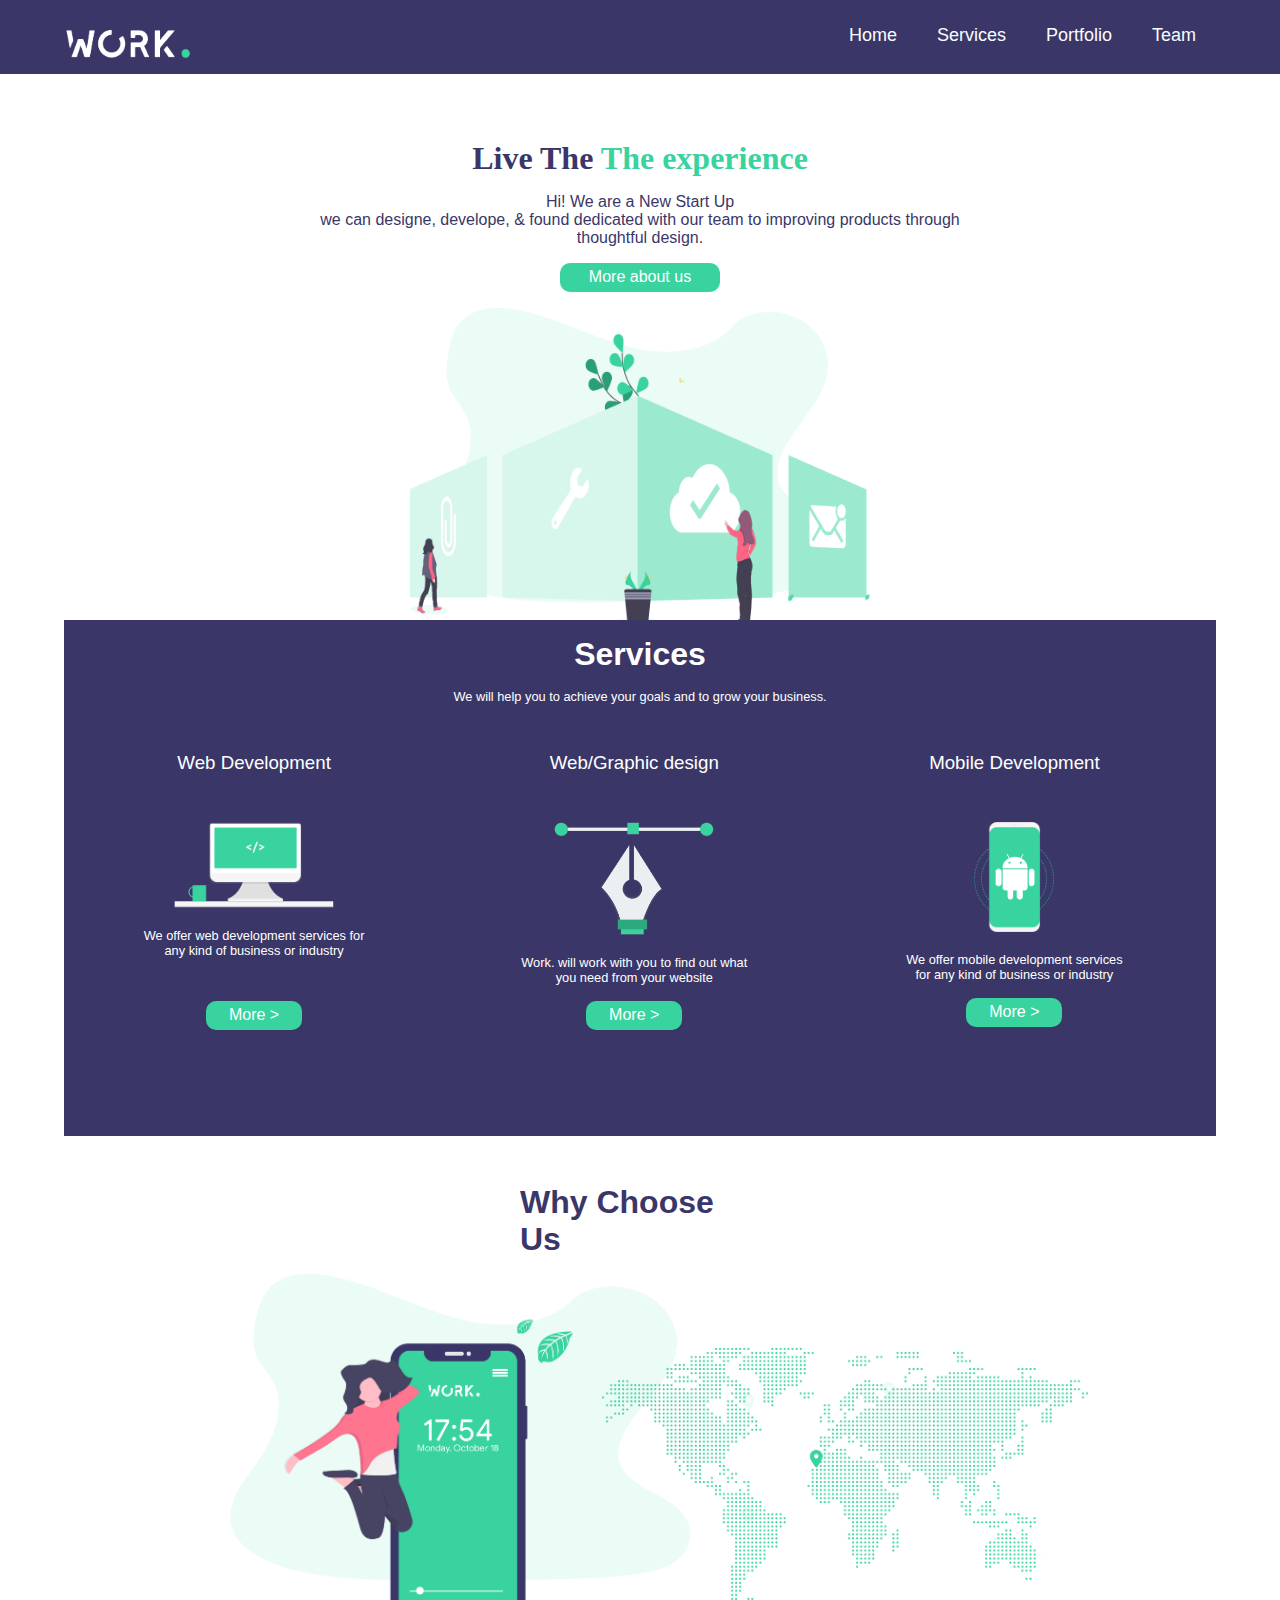
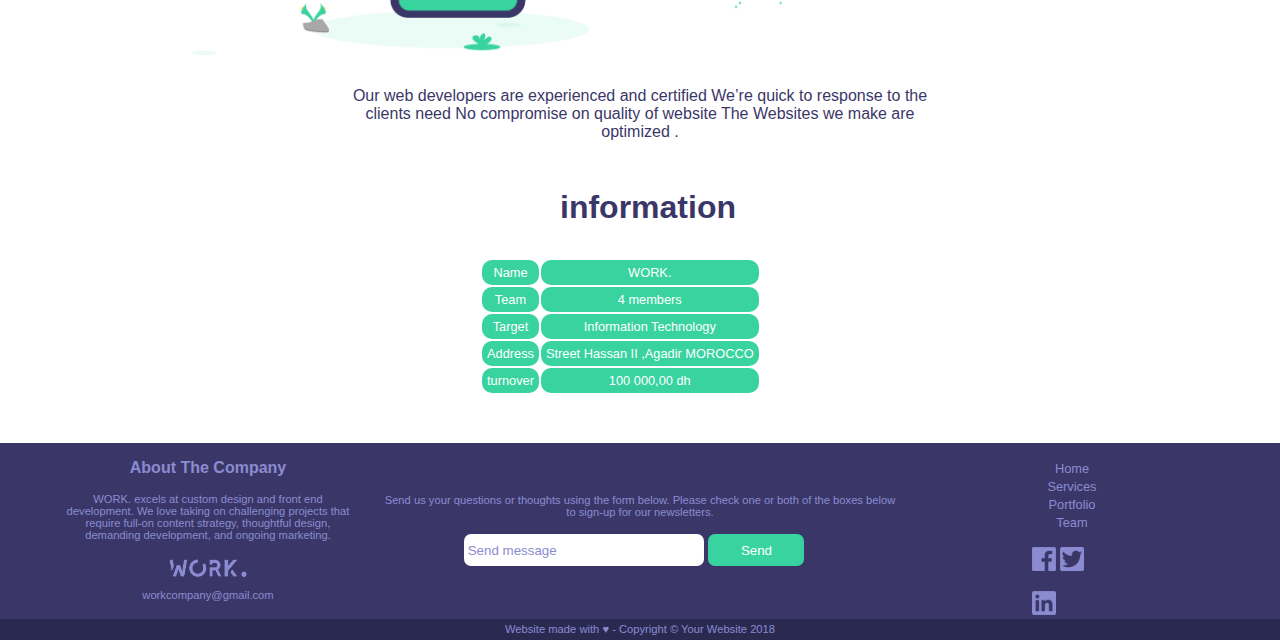
<file: index.html>
<!DOCTYPE html>
<html>
<head>
    <meta charset="utf-8" />
    <meta http-equiv="X-UA-Compatible" content="IE=edge">
    <title>Home</title>
    <meta name="viewport" content="width=device-width, initial-scale=1">
    <link rel="stylesheet" type="text/css" media="screen" href="css/style.css" />
    <link rel="icon" href="images/faveicon.png" />
    
</head>
<body>
    <!-- Debut de header-->
    <header>
        <section>
            <a href="#" id="logo" ><img src="images/logo.png"></a>
        
            <label for="toggle-1" class="toggle-menu"><ul><li></li> <li></li> <li></li></ul></label>
            <input type="checkbox" id="toggle-1">      
        <nav>
            <ul>
                <li><a href="#home">Home</a></li>
                <li><a href="html/services.html">Services</a></li>
                <li><a href="html/portfolio.html">Portfolio</a></li>
                <li><a href="html/team.html">Team</a></li>
            </ul>
        </nav>
        </section>
    </header>
    <!-- fin de header-->
    <div class="containerHome">
        <section>
            <div class="firstDiv">
                <div class="firstDivText">
                    <h1>Live The <span>The experience</span></h1>
                    <p>Hi! We are a New Start Up <br>
                        we can designe, develope, & found dedicated  with our team to improving products through thoughtful design.</p>
                </div>
                <button class="firstDivBut"> <a href="#"> More about us</a></button>
                <img src="images/homepicture.png">               
            </div>
        </section>
        <section class="services">
            <h1> Services </h1>
            <p> We will help you to achieve your goals and to grow your business. </p>
            <div class="servicesSection">
                <div class="serviceSection">
                    <h3>Web Development</h3>
                    <img src="images/webdev.png" alt="sebdevelopment">
                    <p class="paraSectionService" id="">We offer web development 
                        services for any kind of 
                        business or industry</p>
                    <button class="serviceButt" id="firstbutton"><a href="#">More > </a> </button>
                </div>
                <div class="serviceSection">
                        <h3>Web/Graphic design</h3>
                        <img src="images/webdes.png" alt="sebdevelopment">
                        <p class="paraSectionService">Work. will work 
                                with you to find out what
                                 you need from your website</p>
                        <button class="serviceButt"><a href="#">More > </a> </button>
                </div>
                <div class="serviceSection">
                            <h3>Mobile Development</h3>
                            <img src="images/mobiledev.png" id="phonepic" alt="sebdevelopment">
                            <p class="paraSectionService">We offer mobile development 
                                    services for any kind of 
                                    business or industry</p>
                            <button class="serviceButt"><a href="#">More ></a> </button>
                </div>
            </div>
        </section>  
            <div class="whyChooseUs" >
                <h1>Why Choose Us </h1>
                <img src="images/chooseus.png">
                <p class="parachooseUs">Our web developers are 
                        experienced and certified We’re quick to response 
                        to the clients need No compromise on 
                        quality of website The Websites we make
                         are optimized . 
                        </p>
            </div>
            <div class="information">
                <h1>information</h1>
                <table class="my-table">
                        <tbody>
                            <tr>
                                <td>Name</td>
                                <td>WORK.</td>          
                            </tr>
                            <tr>
                                <td>Team</td>
                                <td>4 members</td>
                            </tr>
                            <tr>
                                <td>Target</td>
                                <td>Information Technology </td>
                            </tr>
                            <tr>
                                <td>Address</td>
                                <td>Street Hassan II ,Agadir MOROCCO</td>
                            </tr>
                            <tr>
                                <td>turnover</td>
                                <td>100 000,00 dh</td>
                            </tr>
                        </tbody>
                    </table>

            </div>
            <!-- Debut de footer-->
            <footer >
                <section>
                    <div class="leftSide">
                    <p id="aboutCompany">About The Company</p>
                    <p>WORK. excels at custom design and front end development. 
                        We love taking on challenging projects that require full-on content strategy, 
                        thoughtful design, demanding development, and ongoing marketing.</p>
                        <img src="images/logonegative.png"> 
                        <p id="mailCompany">workcompany@gmail.com</p>
                    </div>
                    <div class="middleSide">
                        <p>Send us your questions or thoughts using the form below. 
                            Please check one or both of the boxes below to sign-up for our newsletters.</p>
                            <div class="contactSection">
                                <div class="contactContainer">
                                        <input type="text" name="txt" id="inputtext" value=" Send message">
                                        <button > <a href="#"> Send </a> </button>
                                    </div>
                            </div>
                    </div>
                    <div class="rightSide">
                            <ul>
                                <li><a href="#"> Home </a></li>
                                <li> <a href="#">Services</a></li>
                                <li><a href="#">Portfolio</a></li>
                                <li><a href="#">Team</a></li>
                            </ul>
                            <div class="socialNetIcons">
                                <img src="images/fb.png" alt="facebook">
                                <img src="images/twitter.png" alt="facebook">
                                <img src="images/linkedin.png" alt="facebook">
                            </div>

                    </div>
                </section>
                 </div>
            <div class="darkFooter"> <p> Website made with &hearts; - Copyright © Your Website 2018 </p> </div>
            </footer>
            <!-- fin de footer-->       
    </div>
    <!-- fin de HomeCointer -->
        
</body>
</html>
</file>
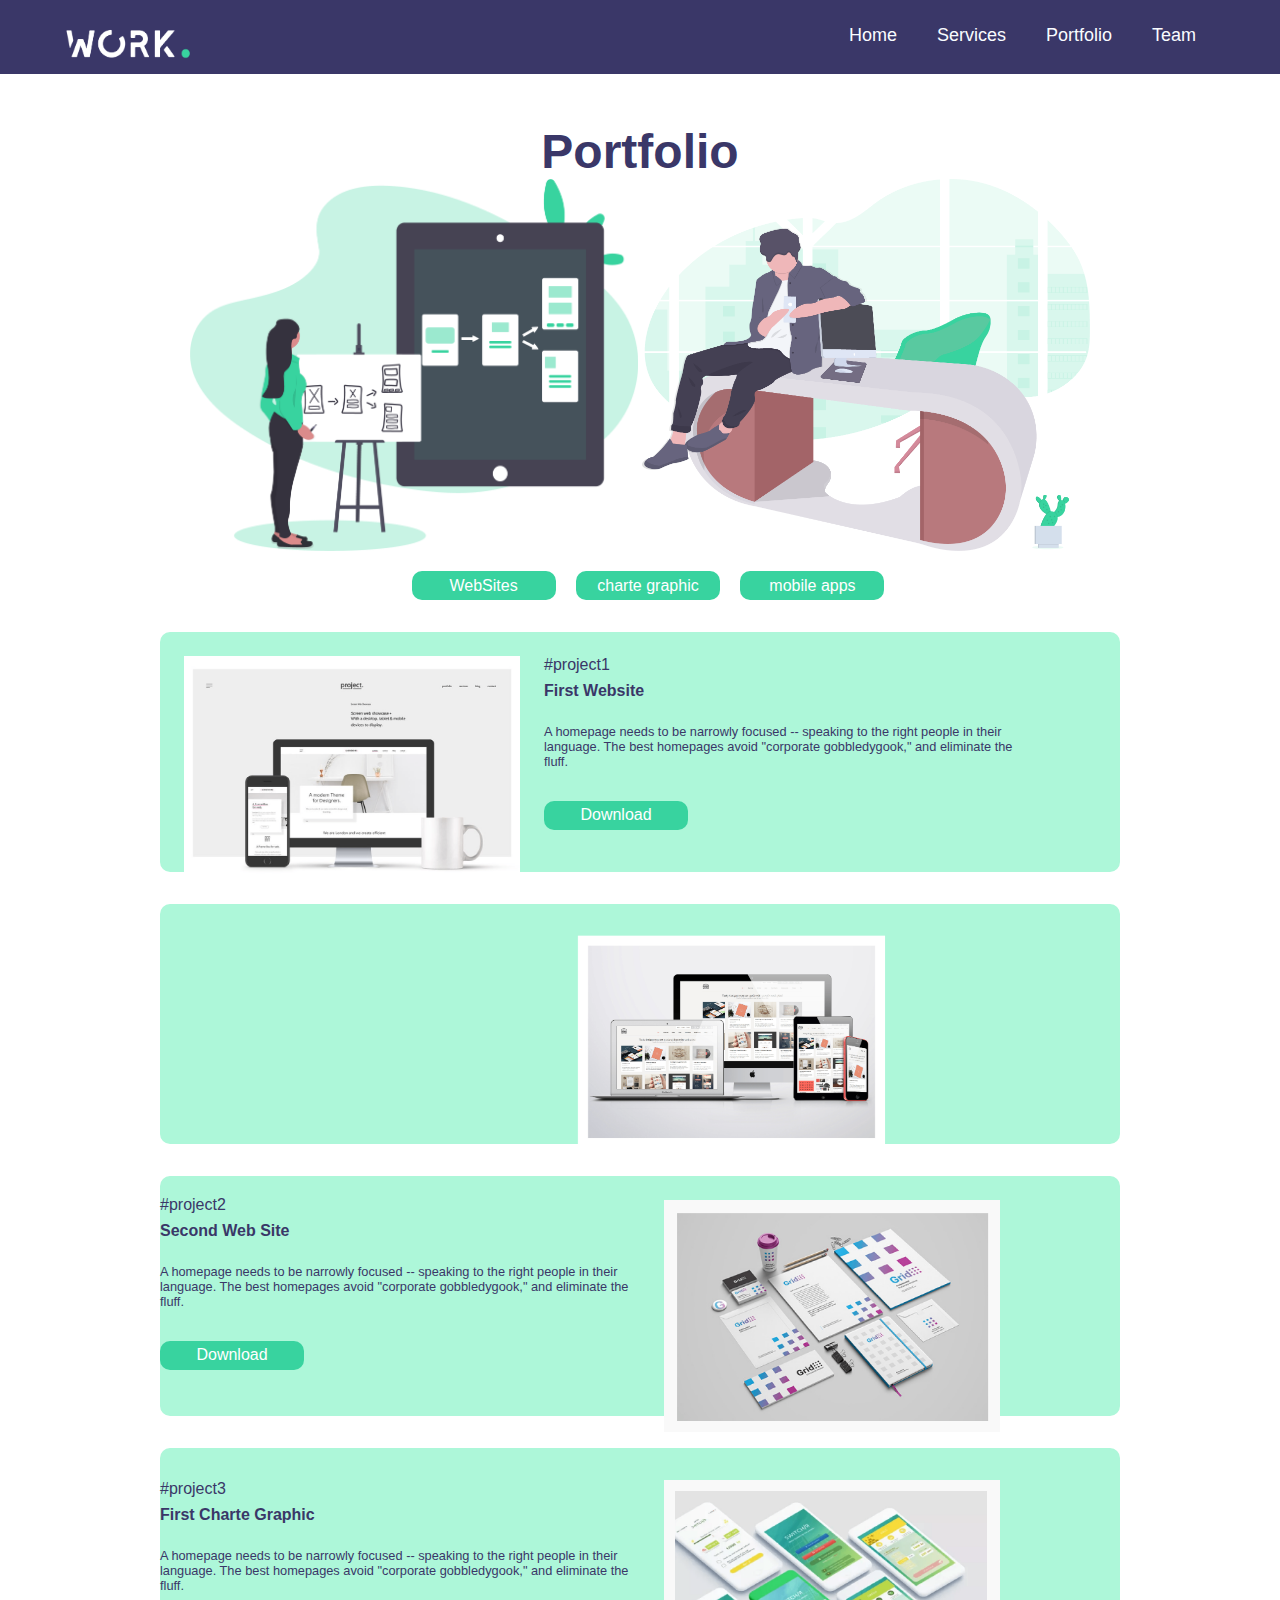
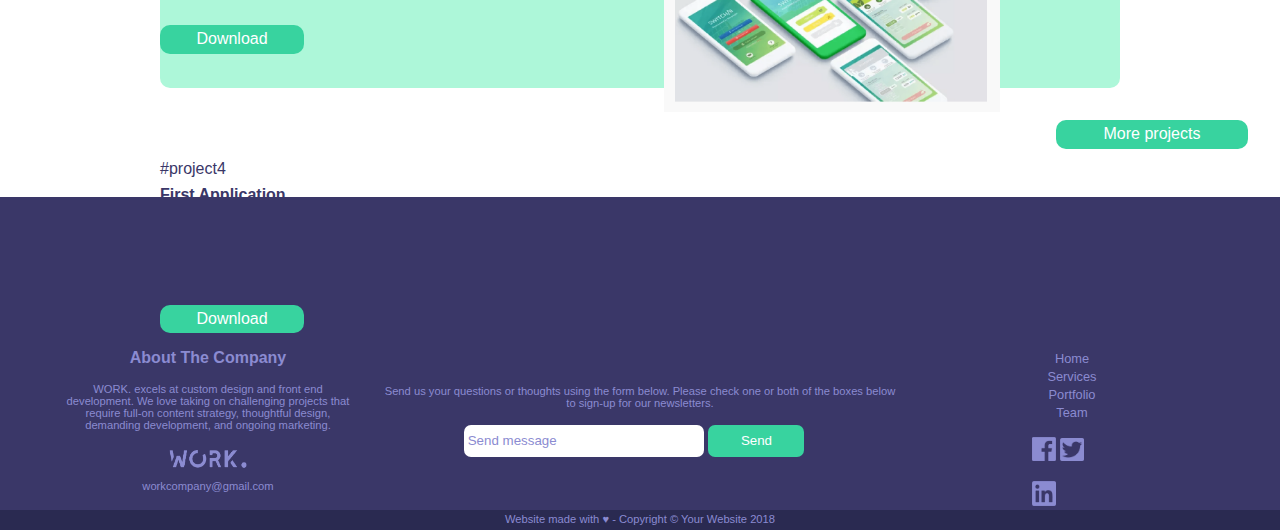
<file: html/portfolio.html>
<!DOCTYPE html>
<html>
<head>
    <meta charset="utf-8" />
    <meta http-equiv="X-UA-Compatible" content="IE=edge">
    <title>portfolio</title>
    <meta name="viewport" content="width=device-width, initial-scale=1">
    <link rel="stylesheet" type="text/css" media="screen" href="../css/style.css" />
    <link rel="icon" href="../images/faveicon.png" />


</head>
<body>
        <!-- Debut de header-->
    <header>
            <section>
                <a href="#" id="logo" ><img src="../images/logo.png"></a>
            
                <label for="toggle-1" class="toggle-menu"><ul><li></li> <li></li> <li></li></ul></label>
                <input type="checkbox" id="toggle-1">      
            <nav>
                <ul>
                    <li><a href="../index.html">Home</a></li>
                    <li><a href="services.html">Services</a></li>
                    <li><a href="#">Portfolio</a></li>
                    <li><a href="team.html">Team</a></li>
                </ul>
            </nav>
            </section>
        </header>
        <!-- fin de header-->
        <div class="portContainer">
            <div class="portMainPics">
                <p>Portfolio</p>
                <img src="../images/portfoliepic1.png" alt="prtfolio" >
                <img src="../images/portfoliopic2.png" alt="prtfolio">
            </div>
            <div class="sectionOfButtns">
                <button><a href="#">WebSites</a></button>
                <button><a href="#">charte graphic</a></button>
                <button><a href="#">mobile apps</a></button>
            </div>
        </div>
        <div class="portfolioSection">
            <div class="portSect">
              <div class="portAlign">
                    <img src="../images/firstWebSite.png" alt="website">
                    <div class="portAlignTxt">
                            <p id="titleOne">#project1</p>
                            <p id="titleTwo">First Website</p>
                            <p id="paraPortfolio">A homepage needs to be narrowly focused -- 
                                speaking to the right people in their language. The best homepages avoid 
                                "corporate gobbledygook," and eliminate the fluff.      </p>
                                <button class="downloadButt " ><a href="#">Download</a></button>

                    </div>                
              </div>      
            </div>  

        </div>
        <div class="portfolioSection">
                <div class="portSect">
                  <div class="portAlign">
                        <img src="../images/secondWebSite.png" alt="website">
                        <div class="portAlignTxt">
                                <p id="titleOne">#project2</p>
                                <p id="titleTwo">Second Web Site</p>
                                <p id="paraPortfolio">A homepage needs to be narrowly focused -- 
                                    speaking to the right people in their language. The best homepages avoid 
                                    "corporate gobbledygook," and eliminate the fluff.      </p>
                                <button class="downloadButt" ><a href="#">Download</a></button>
                        </div>                
                  </div>      
                </div>  
    
        </div>
            <div class="portfolioSection">
                    <div class="portSect">
                      <div class="portAlign">
                            <img src="../images/charteGraphic.png" alt="website">
                            <div class="portAlignTxt">
                                    <p id="titleOne">#project3</p>
                                    <p id="titleTwo">First Charte Graphic</p>
                                    <p id="paraPortfolio">A homepage needs to be narrowly focused -- 
                                        speaking to the right people in their language. The best homepages avoid 
                                        "corporate gobbledygook," and eliminate the fluff.      </p>
                                    <button class="downloadButt" ><a href="#">Download</a></button>
                                    
                            </div>                
                      </div>      
                    </div>  
            </div>
            
                <div class="portfolioSection">
                        <div class="portSect">
                          <div class="portAlign">
                                <img src="../images/firstApp.png" alt="website">
                                <div class="portAlignTxt">
                                        <p id="titleOne">#project4</p>
                                        <p id="titleTwo">First Application</p>
                                        <p id="paraPortfolio">A homepage needs to be narrowly focused -- 
                                            speaking to the right people in their language. The best homepages avoid 
                                            "corporate gobbledygook," and eliminate the fluff.      </p>
                                        <button class="downloadButt" ><a href="#">Download</a></button>
                                </div>                
                          </div>      
                        </div>  
                </div>
                <button class="moreProjects"> <a>More projects</a></button>
    </div>


        <!-- Debut de footer-->
        <footer  >
                <section>
                    <div class="leftSide">
                    <p id="aboutCompany">About The Company</p>
                    <p>WORK. excels at custom design and front end development. 
                        We love taking on challenging projects that require full-on content strategy, 
                        thoughtful design, demanding development, and ongoing marketing.</p>
                        <img src="../images/logonegative.png"> 
                        <p id="mailCompany">workcompany@gmail.com</p>
                    </div>
                    <div class="middleSide">
                        <p>Send us your questions or thoughts using the form below. 
                            Please check one or both of the boxes below to sign-up for our newsletters.</p>
                            <div class="contactSection">
                                <div class="contactContainer">
                                        <input type="text" name="txt" id="inputtext" value=" Send message">
                                        <button > <a href="#"> Send </a> </button>
                                    </div>
                            </div>
                    </div>
                    <div class="rightSide">
                            <ul>
                                <li><a href="#"> Home </a></li>
                                <li> <a href="#">Services</a></li>
                                <li><a href="#">Portfolio</a></li>
                                <li><a href="#">Team</a></li>
                            </ul>
                            <div class="socialNetIcons">
                                <img src="../images/fb.png" alt="facebook">
                                <img src="../images/twitter.png" alt="facebook">
                                <img src="../images/linkedin.png" alt="facebook">
                            </div>

                    </div>
                </section>
                 </div>
            <div class="darkFooter"> <p> Website made with &hearts; - Copyright © Your Website 2018 </p> </div>
            </footer>
            <!-- fin de footer--> 
</body>
</html>
</file>
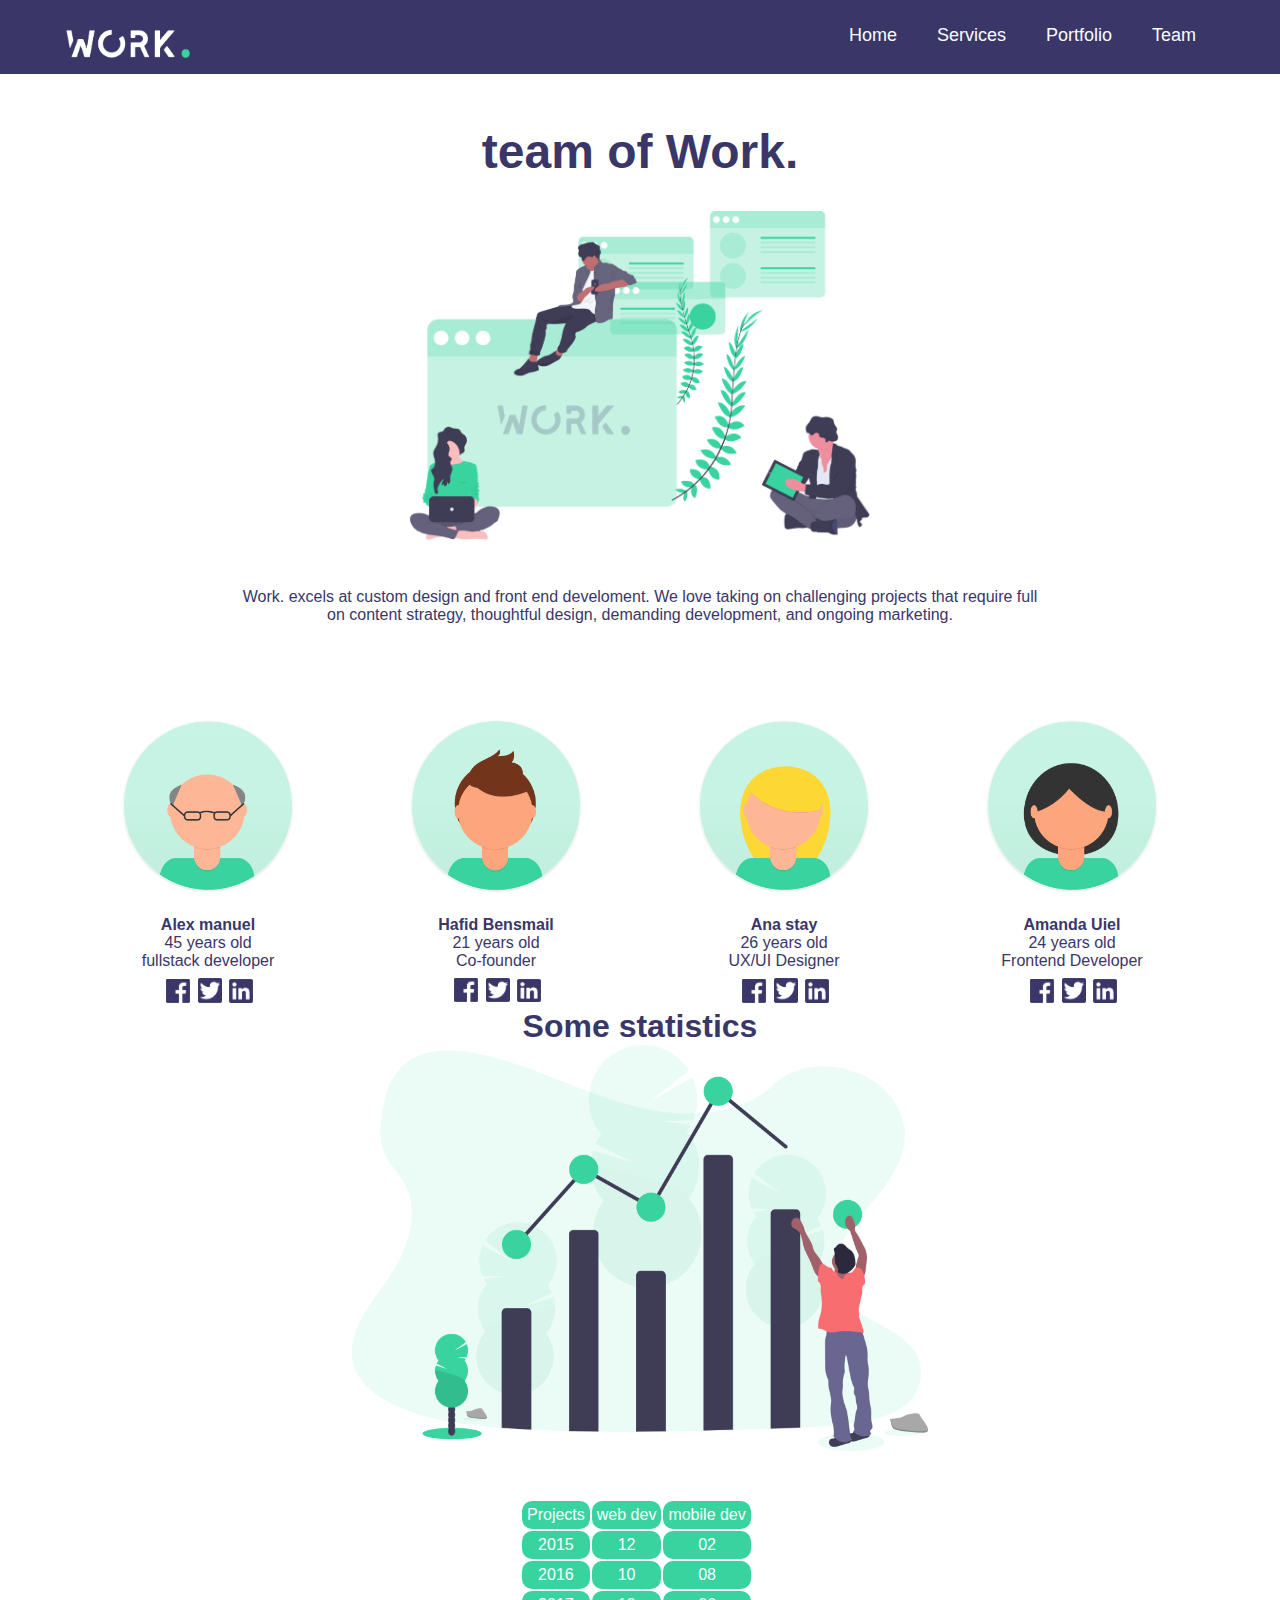
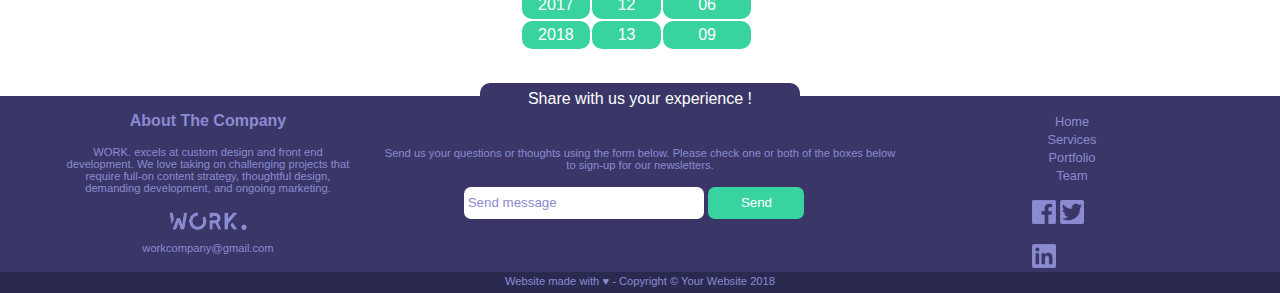
<file: html/team.html>
<!DOCTYPE html>
<html>
<head>
    <meta charset="utf-8" />
    <meta http-equiv="X-UA-Compatible" content="IE=edge">
    <title>Page Title</title>
    <meta name="viewport" content="width=device-width, initial-scale=1">
    <link rel="stylesheet" type="text/css" media="screen" href="../css/style.css" />

</head>
<body>
        <!-- Debut de header-->
    <header>
            <section>
                <a href="#" id="logo" ><img src="../images/logo.png"></a>
            
                <label for="toggle-1" class="toggle-menu"><ul><li></li> <li></li> <li></li></ul></label>
                <input type="checkbox" id="toggle-1">      
            <nav>
                <ul>
                    <li><a href="../index.html">Home</a></li>
                    <li><a href="services.html">Services</a></li>
                    <li><a href="portfolio.html">Portfolio</a></li>
                    <li><a href="#">Team</a></li>
                </ul>
            </nav>
            </section>
        </header>
        <!-- fin de header-->
        <section>
        <div class="teamSection">
            <p class="titleTeam">team of Work.</p>
            <img src="../images/work.png" alt="image">
            <p class="paraTeam" >Work. excels at custom design and front end develoment. 
                    We love taking on challenging projects that require full on 
                    content strategy, thoughtful design, demanding development, 
                    and ongoing marketing.</p>
        </div>
        <div class="teamMembers">
            <div class="mombersection">
                <img src="../images/alex.png" alt="alexpic">
                <p class="nameMember">Alex manuel</p>
                <p class="ageMember">45 years old</p>
                <p class="roleMember">fullstack developer</p>
                <div class="socialNetDiv">
                                <a href="#"><img src="../images/memFacebook.png" alt="facebook"></a>
                                <a href="#"><img src="../images/memTwitter.png" alt="twitter"></a>
                                <a href="#"><img src="../images/memLinkedin.png" alt="linkedin"></a>
                </div>
            </div>
            <div class="mombersection">
                    <img src="../images/hafid.png" alt="alexpic">
                    <p class="nameMember">Hafid Bensmail</p>
                    <p class="ageMember">21 years old</p>
                    <p class="roleMember">Co-founder</p>
                    <div class="socialNetDiv">
                                    <a href="#"><img src="../images/memFacebook.png" alt="facebook"></a>
                                    <a href="#"><img src="../images/memTwitter.png" alt="twitter"></a>
                                    <a href="#"><img src="../images/memLinkedin.png" alt="linkedin"></a>
                    </div>
            </div>
            <div class="mombersection">
                    <img src="../images/ana.png" alt="alexpic">
                    <p class="nameMember">Ana stay</p>
                    <p class="ageMember">26 years old</p>
                    <p class="roleMember">UX/UI Designer</p>
                    <div class="socialNetDiv">
                                    <a href="#"><img src="../images/memFacebook.png" alt="facebook"></a>
                                    <a href="#"><img src="../images/memTwitter.png" alt="twitter"></a>
                                    <a href="#"><img src="../images/memLinkedin.png" alt="linkedin"></a>
                    </div>
            </div>
            <div class="mombersection">
                    <img src="../images/amanda.png" alt="alexpic">
                    <p class="nameMember">Amanda Uiel</p>
                    <p class="ageMember">24 years old</p>
                    <p class="roleMember">Frontend Developer</p>
                    <div class="socialNetDiv">
                                    <a href="#"><img src="../images/memFacebook.png" alt="facebook"></a>
                                    <a href="#"><img src="../images/memTwitter.png" alt="twitter"></a>
                                    <a href="#"><img src="../images/memLinkedin.png" alt="linkedin"></a>
                    </div>
            </div>
            <p class="statisticsTitle">Some statistics</p>
            <img src="../images/statistics.png" class="statisticsImage">
            <div class="tableSection">
            <table class="my-table ">
                    <tbody>
                        <tr>
                            <td>Projects</td>
                            <td>web dev</td>
                            <td>mobile dev</td>         
                        </tr>
                        <tr>
                            <td>2015</td>
                            <td>12</td>
                            <td>02</td>
                        </tr>
                        <tr>
                            <td>2016</td>
                            <td>10 </td>
                            <td>08</td>
                        </tr>
                        <tr>
                            <td>2017</td>
                            <td>12</td>
                            <td>06</td>
                        </tr>
                        <tr>
                            <td>2018</td>
                            <td>13</td>
                            <td>09</td>
                        </tr>
                    </tbody>
                </table>
            </div>
            <button class="shareBut"><a href="#">Share with us your experience ! </a></button>
        </div>
    </section>

<!-- Debut de footer-->
<footer class="teamFooter" >
        <section>
            <div class="leftSide">
            <p id="aboutCompany">About The Company</p>
            <p>WORK. excels at custom design and front end development. 
                We love taking on challenging projects that require full-on content strategy, 
                thoughtful design, demanding development, and ongoing marketing.</p>
                <img src="../images/logonegative.png"> 
                <p id="mailCompany">workcompany@gmail.com</p>
            </div>
            <div class="middleSide">
                <p>Send us your questions or thoughts using the form below. 
                    Please check one or both of the boxes below to sign-up for our newsletters.</p>
                    <div class="contactSection">
                        <div class="contactContainer">
                                <input type="text" name="txt" id="inputtext" value=" Send message">
                                <button > <a href="#"> Send </a> </button>
                            </div>
                    </div>
            </div>
            <div class="rightSide">
                    <ul>
                        <li><a href="#"> Home </a></li>
                        <li> <a href="#">Services</a></li>
                        <li><a href="#">Portfolio</a></li>
                        <li><a href="#">Team</a></li>
                    </ul>
                    <div class="socialNetIcons">
                        <img src="../images/fb.png" alt="facebook">
                        <img src="../images/twitter.png" alt="facebook">
                        <img src="../images/linkedin.png" alt="facebook">
                    </div>

            </div>
        </section>
         </div>
    <div class="darkFooter"> <p> Website made with &hearts; - Copyright © Your Website 2018 </p> </div>
    </footer>
    <!-- fin de footer-->   


</body>
</html>
</file>
<file: css/style.css>
*{
    text-decoration:none; 
    list-style:none; 
    margin:0px; 
    padding:0px; 
    outline:none;
    text-decoration: none;
    
}
a{
    
}
body{
    margin:0px; 
    padding:0px; 
    font-family: 'google sans', sans-serif;
}
section{
    width:100%; 
    max-width:1300px;
    margin:0px auto; 
    display:table; 
    position:relative;
}
header{
    width:100%; 
    display:table; 
    background-color:#3A3768; 
    margin-bottom:50px;
}
#logo img{
    float:left; 
    width: 8rem;
}
nav{
    width:auto; 
    float:right;}
nav ul{
    display:table; 
    float:right;}
nav ul li{
    float:left;}
nav ul li:last-child{
    padding-right:0px;}
nav ul li a{
    color:#f9fcff; 
    font-size:18px; 
    padding: 25px 20px; 
    display:inline-block; 
    transition: all 0.5s ease 0s;}
nav ul li a:hover{  
    color:#38D39F; 
    transition: all 0.5s ease 0s;}

.toggle-menu ul{
    display:table; 
    width:25px;}
.toggle-menu ul li{
    width:100%; 
    height:3px; 
    background-color:#38D39F; 
    margin-bottom:4px;}
.toggle-menu ul li:last-child{
    margin-bottom:0px;}

input[type=checkbox], label{display:none;}




/* queries */
@media only screen and (max-width: 1440px) {
    section{max-width:90%;}
    }

@media only screen and (max-width: 980px) {
    header{padding:20px 0px;}
    #logo{padding:20px;}
    
    label {float:right; 
        padding:20px 0px; 
        display:inline-block; 
        cursor:pointer; }
    input[type=checkbox]:checked ~ nav {display:block;}
    
    nav{display:none; 
        position:absolute; 
        right:0px; 
        top:53px; 
        background-color:#3A3768; 
        padding:0px; 
        z-index:99;}
    
    nav ul{width:auto;}
    
    nav ul li{float:none; 
        padding:0px; 
        width:100%; 
        display:table;}
    nav ul li a{
        color:#FFF; 
        font-size:15px; 
        padding:10px 20px; 
        display:block;}
    nav ul li a i{color:#38D39F; 
        padding-right:13px;}
    }
@media only screen and (max-width: 480px) {
section {max-width: 90%;}
}

@media only screen and (max-width: 360px) {
label{padding:5px 0px;}
#logo{font-size: 20px;}
nav{top:47px;}
}
/*fin de header */


/*footer */
footer{
    background-color: #3A3768;
    height: auto;
    margin-top: 3rem;

    
}
footer .leftSide{
    height: auto;
    width: 25%;
    color: #8B8BD1;
    font-size: 0.7rem;
    float: left;
    text-align: center;
}
footer .leftSide img{
    width: 5rem;
}
#aboutCompany{
    padding-bottom: 1rem;
    font-size: 1rem;
    padding-top: 1rem;
    font-weight:bold;
}
#mailCompany{
    padding-bottom: 0.5rem;
}
footer .middleSide{
    height: auto;
    width: 50%;

    float: left;

}
.middleSide p{
    color: #8B8BD1;
    font-size: 0.7rem;
    padding-top: 3.2rem;
    width: 90%;
    text-align:center;
    margin: 0 auto;
}
.contactSection input{
    color: #8B8BD1;
    background-color: white;
    border: none;
    border-radius: 7px;
    height: 2rem;
    margin-top: 1rem;
    width: 15rem;
}
.contactSection button{
    background-color: #38D39F;
    border: none;
    border-radius: 7px;
    height: 2rem;
    margin-top: 1rem;
    width: 6rem;
   
}
.contactContainer{
    width: 22rem;
    margin: 0 auto;
}
.contactSection button a{
    color: white;
    
}

footer .rightSide{
    height: auto;
    width: 25%;
    float: left;
    
}

.rightSide ul li a{
    color: #8B8BD1;
    font-size: 0.8rem;
}
.rightSide ul{
    padding-top: 1rem;
    margin: 0 auto;
    text-align: center;
}
.rightSide img {
    width: 1.5rem;
    padding-top: 1rem;

    
}
.socialNetIcons{
    width: 5rem;
    margin: 0 auto;
}
.darkFooter{
    background-color: #2A2A51;
    height: 1.3rem;
    text-align: center;
}
.darkFooter p {
    color: #8B8BD1;
    font-size: 0.7rem;
    padding-top: 0.2rem;

}
@media only screen and (max-width: 720px) {
    footer .leftSide {
        width: 100%;}
    footer .middleSide {
        width: 100%;}
    footer .rightSide {
        width: 100%;}
    }
/* fin footer*/

/* --------------------- Home --------------------*/
.firstDiv{
    
    height: 25rem;
}
.firstDiv img{
    width: 40%;
    height: auto;
    padding: 1rem;
    margin: 0 auto;
    display: block;
}
.firstDivText{
    height: 25rem;
    width: 100%;
    height: auto;
    padding-top: 1rem;
    color: #3A3768;
    text-align: center;
}
.firstDivText h1{
    font-size: 2rem;
    font-family: 'google sans';
    width: 100%;
    height: auto;
}

.firstDivText p {
    width: 60%;
    margin: 0 auto;
    padding-top: 1rem;
}
.firstDivText h1 span {
    color: #38D39F;
    font-family: 'google sans';
}
.firstDivBut{
    background-color: #38D39F;
    width: 10em;
    color: white;
    border: none;
    border-radius: 10px;
    display: block;
    margin: 0 auto;
    height: 1.8rem;
    font-size: 1rem;
    margin-top: 1rem;
}
.firstDivBut a{
    text-decoration: none;
    color: white;
}
.firstDivBut:hover{
    background-color: rgb(22, 146, 105);
}
/* services */
.services{
    background-color: #3A3768;
    height:auto;
    margin-top: 6rem;
    text-align: center;
    
}
.services h1 {
    color: white;
    font-size: 2rem;
    margin-top: 1rem;
    font-family: 'google sans', sans-serif;
 
}
.services p {
    color: white;
    font-size: 0.8rem;
    margin-top: 1rem;
    font-family: 'google sans', sans-serif;
}
.servicesSection{
    height:25rem;
    margin-top: 2rem;
}
.serviceSection{
    width: 33%;
    height: 20rem;
    text-align: center;  
    float: left;
        
}
.servicesSection .serviceSection h3{
    padding-top: 1rem;
    color: white;
    font-weight: 100;
}
.serviceSection img {
    width: 10rem;
    padding-top: 3rem;
}
.paraSectionService{
    width: 60%;
    display: block;
    margin: 0 auto;
    font-weight: 100;
}
.serviceButt{
    background-color: #38D39F;
    width: 6em;
    color: white;
    border: none;
    border-radius: 10px;
    display: block;
    margin: 0 auto;
    height: 1.8rem;
    font-size: 1rem;
    margin-top: 1rem;
}
.serviceButt a{   
    color: white;

}
#firstbutton {
    margin-top:2.7rem;

    
}
#paradev{
    padding-top: 1.8rem;
}
#phonepic{
    width: 5rem;
}
/*why choose us */
.whyChooseUs img {
    width: 70%;
    margin: 0 auto;
    display: block;
    padding-top: 1rem;
}
.whyChooseUs h1{
    color: #3A3768;
    margin: 0 auto;
    padding-top: 3rem;
    width: 15rem;
    font-size: 2rem;
    font-family: 'google sans', sans-serif;
    display: block;
}
.parachooseUs{
    padding-top: 2rem;
    width: 45%;
    margin: 0 auto;
    color: #3A3768;
    font-size: 1rem;
    text-align: center;

}
.information h1{
    color: #3A3768;
    margin: 0 auto;
    display: block;
    width: 10rem;
    margin-top: 3rem;
}
.information table {
    display: block;
    margin: 0 auto;
    width: 20rem;
    padding-top: 2rem;
    font-size: 0.8rem;
}

@media only screen and (max-width: 720px) {
    .serviceSection{
        width: auto;}
}


.my-table tbody td {
    background-color: #38D39F;
    border-radius: 10px;
    color: white;
    padding: 5px;
    margin: 3rem;
    text-align: center;

}



/* --------------------- Services --------------------*/
.ServiceDiv{
    height:25rem;
    text-align: center;
}
.ServiceDiv .servicesTitle {
    font-size: 3rem;
    color: #3A3768;
    font-weight: bold;
}
.picsContainer{
    width: 90%;
    display: block;
    margin: 0 auto;
}
.firstServDiv {
    height: auto;
    font-size: 1rem;
    padding-top: 2rem;   
}

.ServiceDiv img{
    width: 35%;
    height: auto;
    padding: 1rem;
}
.ServiceDiv .servTitleService {
    color: #3A3768;
    font-family: 'google sans', sans-serif;
    font-weight: bold;
    font-size: 2rem;
    padding-top: 1rem;

}
.firstServDiv img{
    width: 10rem;
    padding-top: 3rem;
}
.firstServDiv .servParaService{
    width: 60%;
    font-size: 1rem;
    display: block;
    margin: 0 auto;
    color: #3A3768;
    padding-top: 2rem;
}
.webDevButton{
    background-color: #38D39F;
    width: 6em;
    color: white;
    border: none;
    border-radius: 10px;
    display: block;
    margin: 0 auto;
    height: 1.8rem;
    font-size: 1rem;
    margin-top: 1rem;
}
.webDevButton a {
    color: white;
}
.footerOfServicePage{
    margin-top: 90rem;
}
/* media queries for Services */

@media only screen and (max-width: 720px) {
    .footerOfServicePage{
        margin-top: 128rem;}
}

/* --------------------- portfolio --------------------*/

.portMainPics img{
    width: 35%;
}
.portMainPics {
    display: block;
    margin: 0 auto;
    text-align: center;
}
.portMainPics p {
    font-size: 3rem;
    color: #3A3768;
    font-weight: bold;
}
.sectionOfButtns{
    text-align: center;
}
.sectionOfButtns button{
    background-color: #38D39F;
    width: 9em;
    color: white;
    border: none;
    border-radius: 10px;
    display: inline-block;
    margin: 0 auto;
    height: 1.8rem;
    font-size: 1rem;
    margin-top: 1rem;
    text-align: center;
    margin-left: 1rem;
    margin-top: 1rem;
}
.sectionOfButtns button a {
    color: white;
}
.portfolioSection{
    width: 75%;
    height: 15rem;
    background-color: #ADF7D9;
    margin: 0 auto;
    margin-top: 2rem;
    border-radius: 10px;
}
.portSect {
    height:15rem;

    color: #3A3768;
}
.portAlign img{
    width: 35%;
    padding: 1.5rem;
    float: left;
}
.portAlignTxt{
    float: left;
    width: 50%; 
}


#titleOne{
    padding-top: 1.5rem;
}
#titleTwo{
    padding-top: 0.5rem;
    font-weight: bold;
}
#paraPortfolio{
    padding-top: 1.5rem;
    font-size: 0.8rem;
}

.downloadButt{
    background-color: #38D39F;
    width: 9em;
    color: white;
    border: none;
    border-radius: 10px;
    display: inline-block;
    margin: 0 auto;
    height: 1.8rem;
    font-size: 1rem;
    text-align: center;
    margin-top: 2rem;
}
.downloadButt a{
    color: white;
}
.moreProjects{
    background-color: #38D39F;
    width: 12rem;
    color: white;
    border: none;
    border-radius: 10px;
    display: block;
    margin: 0 auto;
    height: 1.8rem;
    font-size: 1rem;
    text-align: center;
    margin-top: 2rem;
}
.moreProjects a{
    color: white;
}
@media only screen and (max-width: 720px) {
    .portAlign img{
        width: 80%;}
        .portAlignTxt{
            width: 100%;
            text-align: center;
        }
        .portfolioSection{
            height: 34rem;
        }
}
@media only screen and (max-width: 520px) {
    .portfolioSection{
        height: 30rem;
    }
}

/* --------------------- team --------------------*/
.teamSection .titleTeam{
    font-size: 3rem;
    color: #3A3768;
    font-weight: bold;
    text-align: center;
}
.teamSection img{
    width: 40%;
    margin: 0 auto;
    display: block;
    padding-top: 2rem;
}
.teamSection .paraTeam{
    width: 70%;
    text-align: center;
    color: #3A3768;
    margin: 0 auto;
    padding-top: 3rem;
}
.teamMembers {
    height: 20rem;
    margin-top: 1rem;

}
.mombersection{
    width: 25%;
    height: 20rem;
    text-align: center;
    color: #3A3768;
    float: left;
    
}
.mombersection img{
    width: 60%;
    margin: 0 auto;
    display: block;
    padding-top: 2rem;
    color: #3A3768;
}
.mombersection .nameMember{
    padding-top: 1.5rem;
    font-weight: bold;
}

.socialNetDiv img{
    width: 1.5rem;
    display: inline-block;
    margin-left: 0.2rem;
    margin-top: -1.5rem;
    color: #3A3768;
    
}
.statisticsTitle{
    font-size: 2rem;
    color: #3A3768;
    font-weight: bold;
    text-align: center;
    margin-top: 4rem;
}
.teamMembers .statisticsImage{
    width: 50%;
    margin: 0 auto;
    display: block;
    padding-bottom: 3rem;
}
.tableSection{
    margin: 0 auto;
    display: block;
    width:15rem;
    text-align: center;
}
.shareBut{
    background-color: #3A3768;
    width: 20rem;
    color: white;
    border: none;
    border-radius: 10px;
    display: block;
    margin: 0 auto;
    height: 2rem;
    font-size: 1rem;
    text-align: center;
    margin-top: 2rem;
   
}

.shareBut a{
    color: white;
}
.teamFooter{
    margin-top: 43em;
}
@media only screen and (max-width: 450px) {
    .mombersection{
        width: 100%;
        margin-bottom: 3rem;
    }

}
@media only screen and (max-width: 450px) {
    .teamFooter{
        margin-top: 28em;
    }

}
@media only screen and (max-width: 700px) {
    .teamFooter{
        margin-top: 34em;
    }

}
</file>
